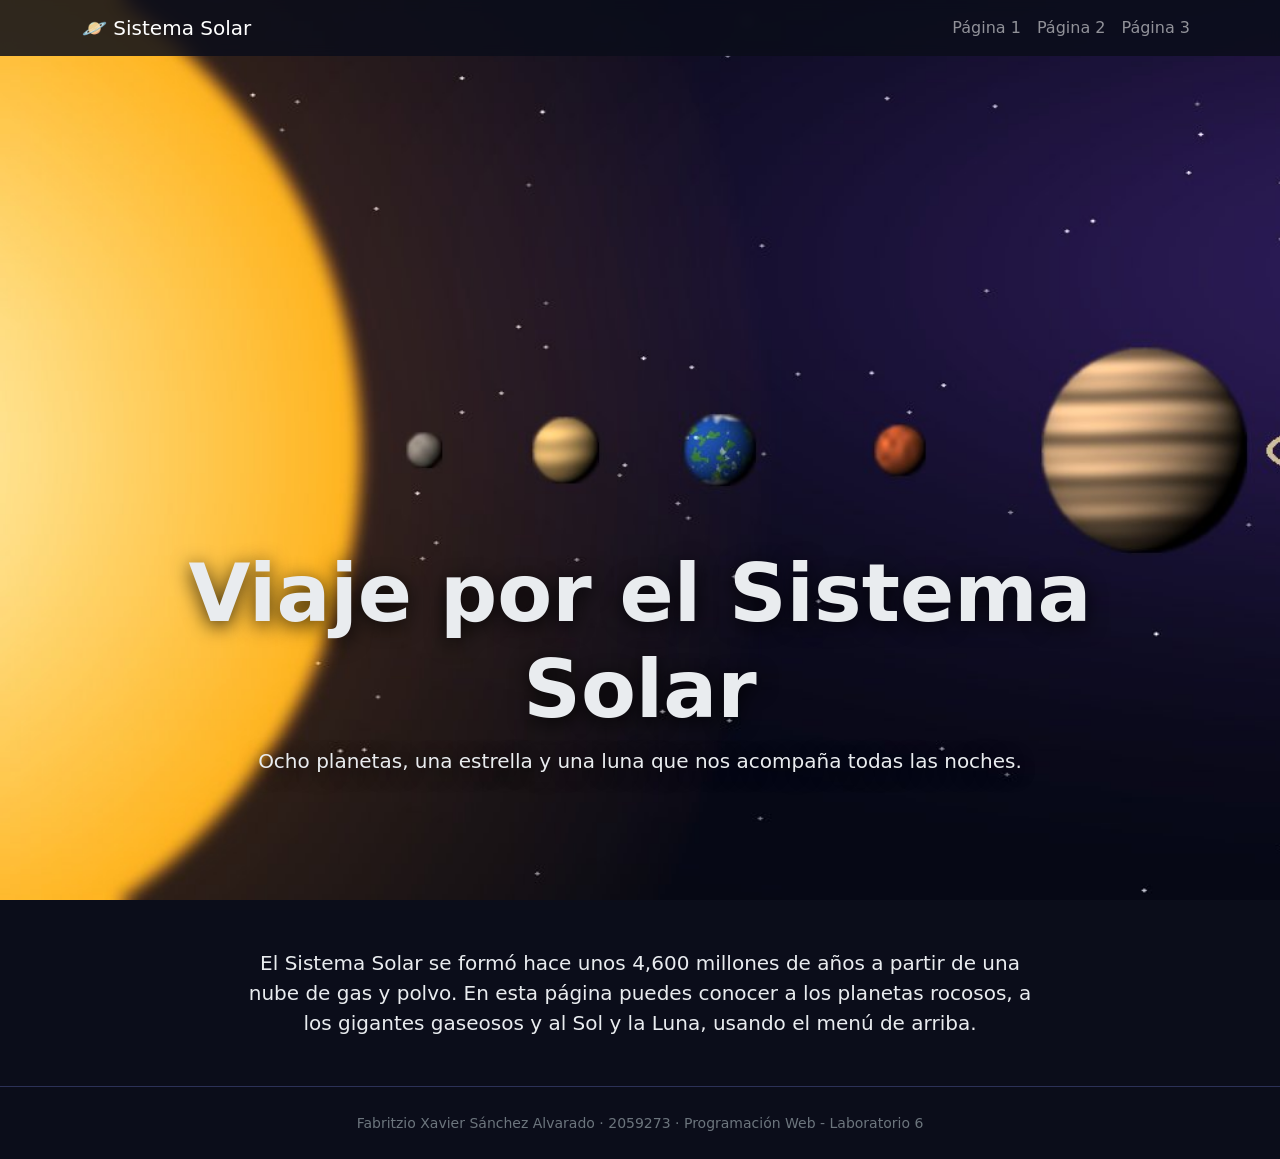
<file: index.html>
<!DOCTYPE html>
<html lang="es">
<head>
    <meta charset="UTF-8">
    <meta name="viewport" content="width=device-width, initial-scale=1.0">
    <title>Inicio | Sistema Solar</title>
    <link rel="stylesheet" href="css/bootstrap.min.css">
    <link rel="stylesheet" href="css/style.css">
</head>
<body>
    <nav class="navbar navbar-expand-lg navbar-dark fixed-top barra">
        <div class="container">
            <a class="navbar-brand" href="#">🪐 Sistema Solar</a>
            <button class="navbar-toggler" type="button" data-bs-toggle="collapse" data-bs-target="#menu"
                aria-controls="menu" aria-expanded="false" aria-label="Mostrar menú">
                <span class="navbar-toggler-icon"></span>
            </button>
            <div class="collapse navbar-collapse" id="menu">
                <ul class="navbar-nav ms-auto">
                    <li class="nav-item"><a class="nav-link" href="#">Página 1</a></li>
                    <li class="nav-item"><a class="nav-link" href="#">Página 2</a></li>
                    <li class="nav-item"><a class="nav-link" href="#">Página 3</a></li>
                </ul>
            </div>
        </div>
    </nav>

    <header class="portada">
        <img src="img/sistema-solar.jpg" alt="Ilustración del Sistema Solar con el Sol y los ocho planetas" class="portada-img">
        <div class="portada-texto container">
            <h1 class="display-1 fw-bold">Viaje por el Sistema Solar</h1>
            <p class="lead">Ocho planetas, una estrella y una luna que nos acompaña todas las noches.</p>
        </div>
    </header>

    <main class="container py-5">
        <p class="fs-5 text-center intro">
            El Sistema Solar se formó hace unos 4,600 millones de años a partir de una nube de gas y polvo.
            En esta página puedes conocer a los planetas rocosos, a los gigantes gaseosos y al Sol y la Luna,
            usando el menú de arriba.
        </p>
    </main>

    <footer class="text-center py-4">
        <small>Fabritzio Xavier Sánchez Alvarado · 2059273 · Programación Web - Laboratorio 6</small>
    </footer>

    <script src="js/bootstrap.bundle.min.js"></script>
</body>
</html>
</file>
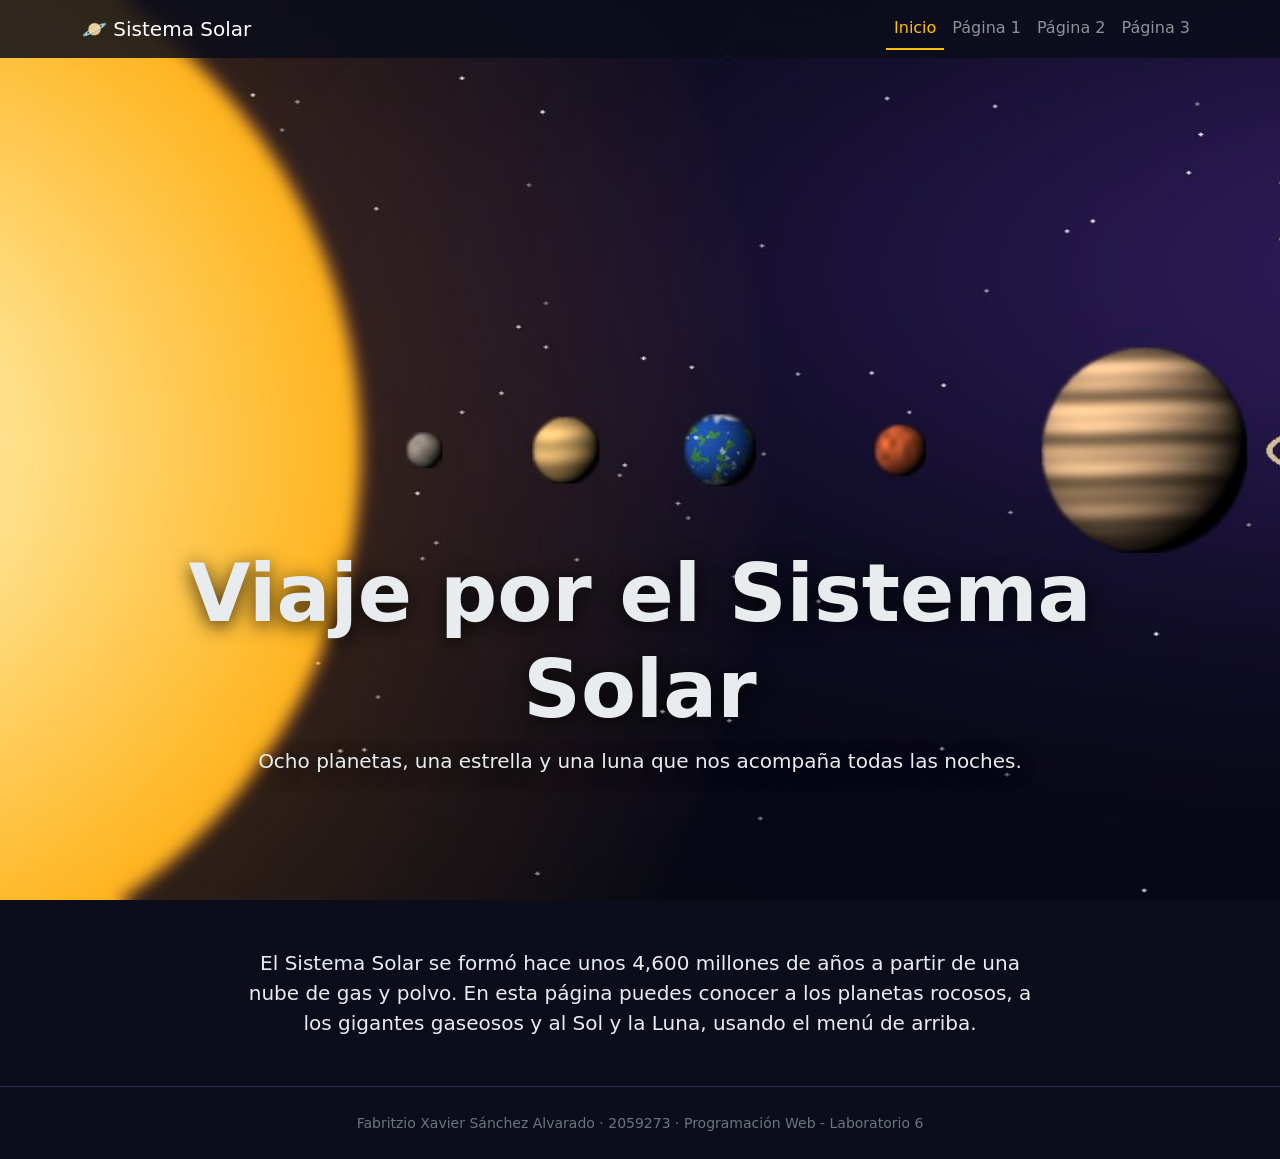
<file: 2 - Actividad 3 (segundo commit)/index.html>
<!DOCTYPE html>
<html lang="es">
<head>
    <meta charset="UTF-8">
    <meta name="viewport" content="width=device-width, initial-scale=1.0">
    <title>Inicio | Sistema Solar</title>
    <link rel="stylesheet" href="css/bootstrap.min.css">
    <link rel="stylesheet" href="css/style.css">
</head>
<body>
    <nav class="navbar navbar-expand-lg navbar-dark fixed-top barra">
        <div class="container">
            <a class="navbar-brand" href="index.html">🪐 Sistema Solar</a>
            <button class="navbar-toggler" type="button" data-bs-toggle="collapse" data-bs-target="#menu"
                aria-controls="menu" aria-expanded="false" aria-label="Mostrar menú">
                <span class="navbar-toggler-icon"></span>
            </button>
            <div class="collapse navbar-collapse" id="menu">
                <ul class="navbar-nav ms-auto">
                    <li class="nav-item"><a class="nav-link active" aria-current="page" href="index.html">Inicio</a></li>
                    <li class="nav-item"><a class="nav-link" href="pagina1.html">Página 1</a></li>
                    <li class="nav-item"><a class="nav-link" href="pagina2.html">Página 2</a></li>
                    <li class="nav-item"><a class="nav-link" href="pagina3.html">Página 3</a></li>
                </ul>
            </div>
        </div>
    </nav>

    <header class="portada">
        <img src="img/sistema-solar.jpg" alt="Ilustración del Sistema Solar con el Sol y los ocho planetas" class="portada-img">
        <div class="portada-texto container">
            <h1 class="display-1 fw-bold">Viaje por el Sistema Solar</h1>
            <p class="lead">Ocho planetas, una estrella y una luna que nos acompaña todas las noches.</p>
        </div>
    </header>

    <main class="container py-5">
        <p class="fs-5 text-center intro">
            El Sistema Solar se formó hace unos 4,600 millones de años a partir de una nube de gas y polvo.
            En esta página puedes conocer a los planetas rocosos, a los gigantes gaseosos y al Sol y la Luna,
            usando el menú de arriba.
        </p>
    </main>

    <footer class="text-center py-4">
        <small>Fabritzio Xavier Sánchez Alvarado · 2059273 · Programación Web - Laboratorio 6</small>
    </footer>

    <script src="js/bootstrap.bundle.min.js"></script>
</body>
</html>
</file>
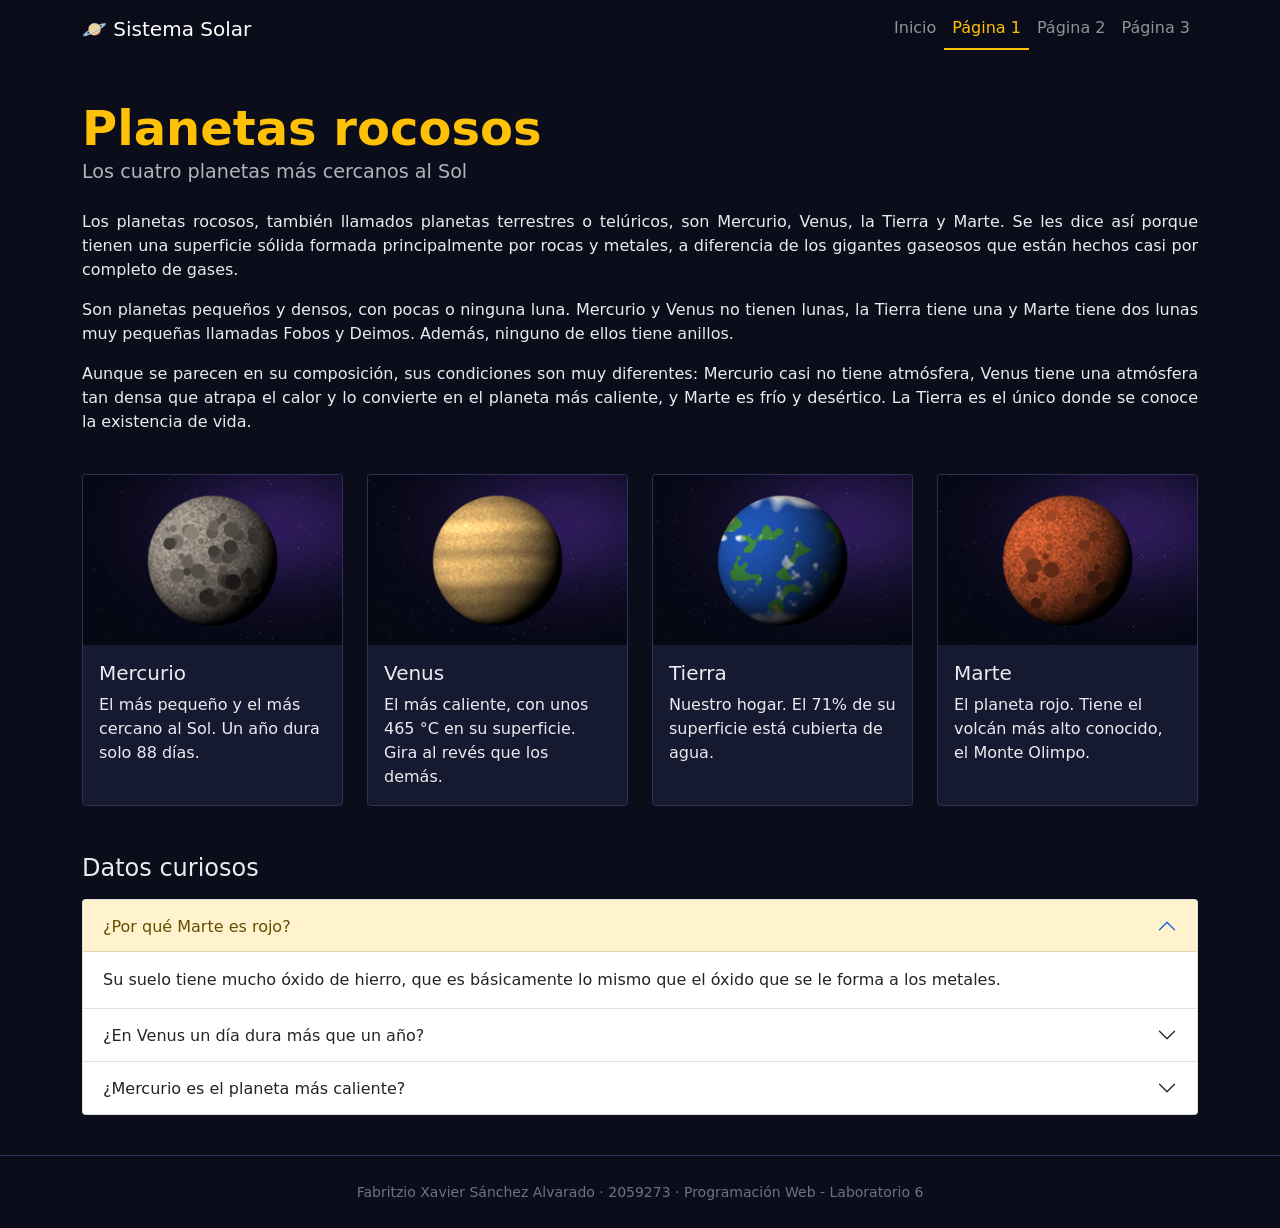
<file: 2 - Actividad 3 (segundo commit)/pagina1.html>
<!DOCTYPE html>
<html lang="es">
<head>
    <meta charset="UTF-8">
    <meta name="viewport" content="width=device-width, initial-scale=1.0">
    <title>Planetas rocosos | Sistema Solar</title>
    <link rel="stylesheet" href="css/bootstrap.min.css">
    <link rel="stylesheet" href="css/style.css">
</head>
<body>
    <nav class="navbar navbar-expand-lg navbar-dark fixed-top barra">
        <div class="container">
            <a class="navbar-brand" href="index.html">🪐 Sistema Solar</a>
            <button class="navbar-toggler" type="button" data-bs-toggle="collapse" data-bs-target="#menu"
                aria-controls="menu" aria-expanded="false" aria-label="Mostrar menú">
                <span class="navbar-toggler-icon"></span>
            </button>
            <div class="collapse navbar-collapse" id="menu">
                <ul class="navbar-nav ms-auto">
                    <li class="nav-item"><a class="nav-link" href="index.html">Inicio</a></li>
                    <li class="nav-item"><a class="nav-link active" aria-current="page" href="pagina1.html">Página 1</a></li>
                    <li class="nav-item"><a class="nav-link" href="pagina2.html">Página 2</a></li>
                    <li class="nav-item"><a class="nav-link" href="pagina3.html">Página 3</a></li>
                </ul>
            </div>
        </div>
    </nav>

    <main class="container pagina">
        <h1 class="titulo">Planetas rocosos</h1>
        <p class="subtitulo">Los cuatro planetas más cercanos al Sol</p>

        <p>
            Los planetas rocosos, también llamados planetas terrestres o telúricos, son Mercurio, Venus, la Tierra y
            Marte. Se les dice así porque tienen una superficie sólida formada principalmente por rocas y metales, a
            diferencia de los gigantes gaseosos que están hechos casi por completo de gases.
        </p>
        <p>
            Son planetas pequeños y densos, con pocas o ninguna luna. Mercurio y Venus no tienen lunas, la Tierra tiene
            una y Marte tiene dos lunas muy pequeñas llamadas Fobos y Deimos. Además, ninguno de ellos tiene anillos.
        </p>
        <p>
            Aunque se parecen en su composición, sus condiciones son muy diferentes: Mercurio casi no tiene atmósfera,
            Venus tiene una atmósfera tan densa que atrapa el calor y lo convierte en el planeta más caliente, y Marte es
            frío y desértico. La Tierra es el único donde se conoce la existencia de vida.
        </p>

        <!-- Componente de Bootstrap 1: Cards -->
        <div class="row g-4 my-3">
            <div class="col-md-6 col-lg-3">
                <div class="card h-100 tarjeta">
                    <img src="img/mercurio.jpg" class="card-img-top" alt="Planeta Mercurio">
                    <div class="card-body">
                        <h5 class="card-title">Mercurio</h5>
                        <p class="card-text">El más pequeño y el más cercano al Sol. Un año dura solo 88 días.</p>
                    </div>
                </div>
            </div>
            <div class="col-md-6 col-lg-3">
                <div class="card h-100 tarjeta">
                    <img src="img/venus.jpg" class="card-img-top" alt="Planeta Venus">
                    <div class="card-body">
                        <h5 class="card-title">Venus</h5>
                        <p class="card-text">El más caliente, con unos 465 °C en su superficie. Gira al revés que los demás.</p>
                    </div>
                </div>
            </div>
            <div class="col-md-6 col-lg-3">
                <div class="card h-100 tarjeta">
                    <img src="img/tierra.jpg" class="card-img-top" alt="Planeta Tierra">
                    <div class="card-body">
                        <h5 class="card-title">Tierra</h5>
                        <p class="card-text">Nuestro hogar. El 71% de su superficie está cubierta de agua.</p>
                    </div>
                </div>
            </div>
            <div class="col-md-6 col-lg-3">
                <div class="card h-100 tarjeta">
                    <img src="img/marte.jpg" class="card-img-top" alt="Planeta Marte">
                    <div class="card-body">
                        <h5 class="card-title">Marte</h5>
                        <p class="card-text">El planeta rojo. Tiene el volcán más alto conocido, el Monte Olimpo.</p>
                    </div>
                </div>
            </div>
        </div>

        <!-- Componente de Bootstrap 2: Accordion -->
        <h2 class="h4 mt-5 mb-3">Datos curiosos</h2>
        <div class="accordion" id="acordeonDatos">
            <div class="accordion-item">
                <h2 class="accordion-header" id="h1">
                    <button class="accordion-button" type="button" data-bs-toggle="collapse" data-bs-target="#c1" aria-expanded="true" aria-controls="c1">
                        ¿Por qué Marte es rojo?
                    </button>
                </h2>
                <div id="c1" class="accordion-collapse collapse show" aria-labelledby="h1" data-bs-parent="#acordeonDatos">
                    <div class="accordion-body">
                        Su suelo tiene mucho óxido de hierro, que es básicamente lo mismo que el óxido que se le forma a los metales.
                    </div>
                </div>
            </div>
            <div class="accordion-item">
                <h2 class="accordion-header" id="h2">
                    <button class="accordion-button collapsed" type="button" data-bs-toggle="collapse" data-bs-target="#c2" aria-expanded="false" aria-controls="c2">
                        ¿En Venus un día dura más que un año?
                    </button>
                </h2>
                <div id="c2" class="accordion-collapse collapse" aria-labelledby="h2" data-bs-parent="#acordeonDatos">
                    <div class="accordion-body">
                        Sí. Venus tarda unos 243 días terrestres en girar sobre sí mismo, pero solo 225 días en darle la vuelta al Sol.
                    </div>
                </div>
            </div>
            <div class="accordion-item">
                <h2 class="accordion-header" id="h3">
                    <button class="accordion-button collapsed" type="button" data-bs-toggle="collapse" data-bs-target="#c3" aria-expanded="false" aria-controls="c3">
                        ¿Mercurio es el planeta más caliente?
                    </button>
                </h2>
                <div id="c3" class="accordion-collapse collapse" aria-labelledby="h3" data-bs-parent="#acordeonDatos">
                    <div class="accordion-body">
                        No. Aunque está más cerca del Sol, casi no tiene atmósfera para guardar el calor, así que en la noche baja a -180 °C.
                    </div>
                </div>
            </div>
        </div>
    </main>

    <footer class="text-center py-4">
        <small>Fabritzio Xavier Sánchez Alvarado · 2059273 · Programación Web - Laboratorio 6</small>
    </footer>

    <script src="js/bootstrap.bundle.min.js"></script>
</body>
</html>
</file>
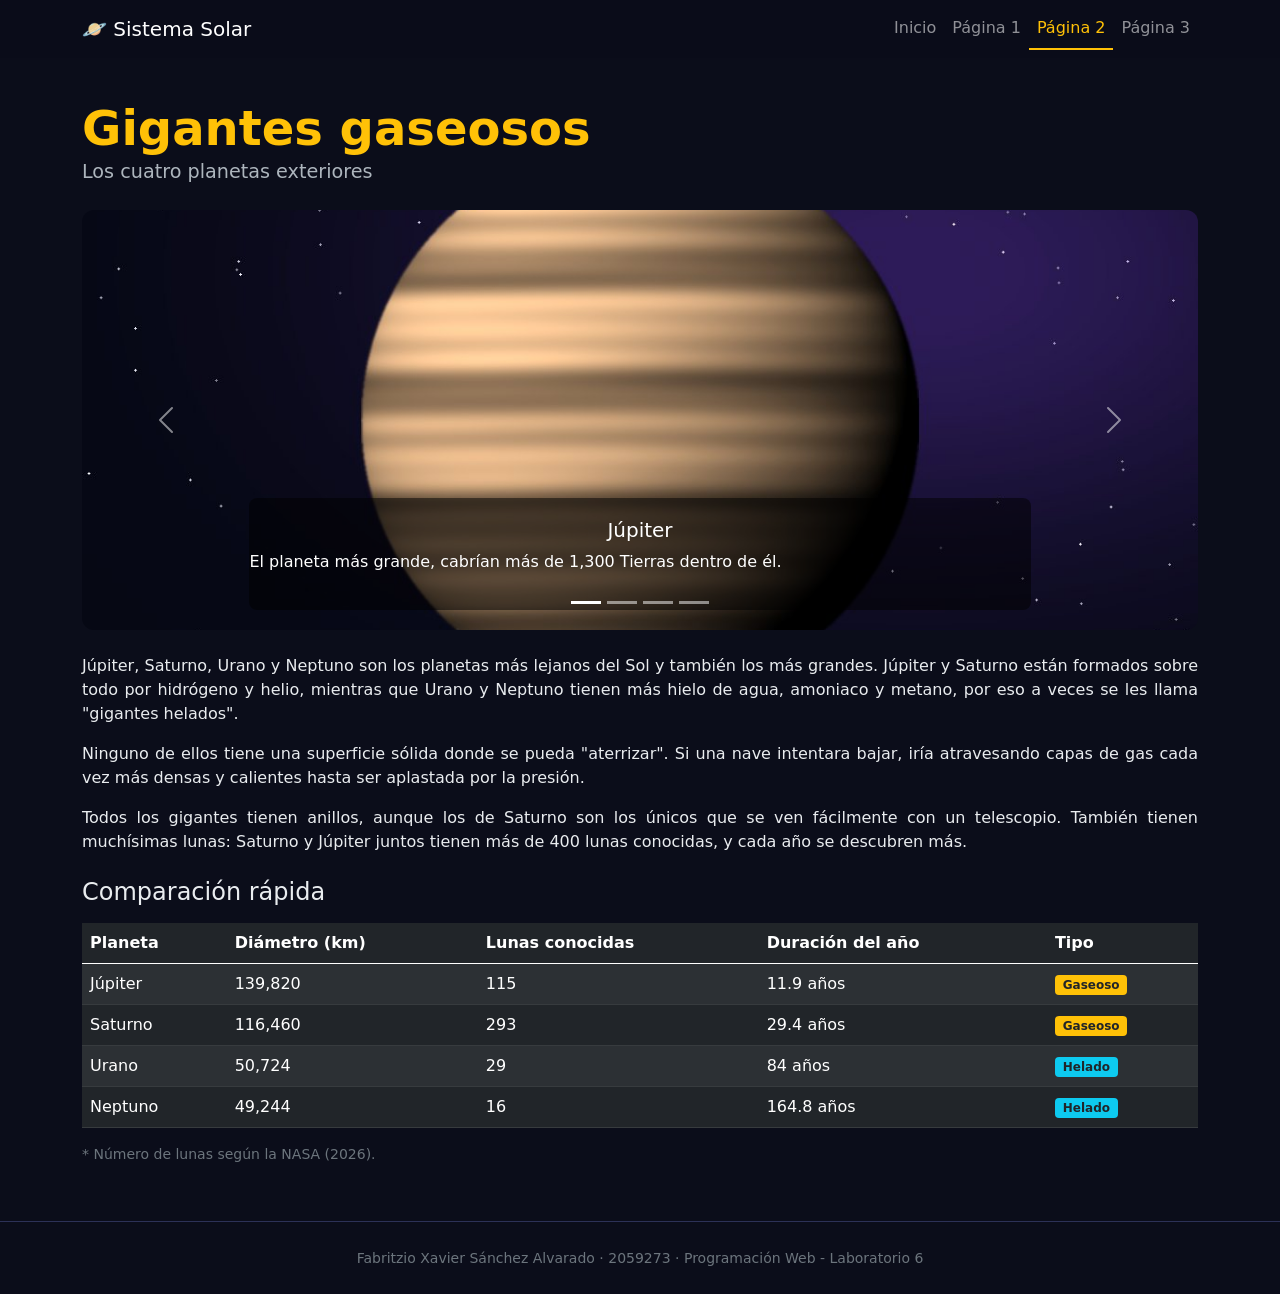
<file: 2 - Actividad 3 (segundo commit)/pagina2.html>
<!DOCTYPE html>
<html lang="es">
<head>
    <meta charset="UTF-8">
    <meta name="viewport" content="width=device-width, initial-scale=1.0">
    <title>Gigantes gaseosos | Sistema Solar</title>
    <link rel="stylesheet" href="css/bootstrap.min.css">
    <link rel="stylesheet" href="css/style.css">
</head>
<body>
    <nav class="navbar navbar-expand-lg navbar-dark fixed-top barra">
        <div class="container">
            <a class="navbar-brand" href="index.html">🪐 Sistema Solar</a>
            <button class="navbar-toggler" type="button" data-bs-toggle="collapse" data-bs-target="#menu"
                aria-controls="menu" aria-expanded="false" aria-label="Mostrar menú">
                <span class="navbar-toggler-icon"></span>
            </button>
            <div class="collapse navbar-collapse" id="menu">
                <ul class="navbar-nav ms-auto">
                    <li class="nav-item"><a class="nav-link" href="index.html">Inicio</a></li>
                    <li class="nav-item"><a class="nav-link" href="pagina1.html">Página 1</a></li>
                    <li class="nav-item"><a class="nav-link active" aria-current="page" href="pagina2.html">Página 2</a></li>
                    <li class="nav-item"><a class="nav-link" href="pagina3.html">Página 3</a></li>
                </ul>
            </div>
        </div>
    </nav>

    <main class="container pagina">
        <h1 class="titulo">Gigantes gaseosos</h1>
        <p class="subtitulo">Los cuatro planetas exteriores</p>

        <!-- Componente de Bootstrap 1: Carousel -->
        <div id="carruselGigantes" class="carousel slide carrusel my-4" data-bs-ride="carousel">
            <div class="carousel-indicators">
                <button type="button" data-bs-target="#carruselGigantes" data-bs-slide-to="0" class="active" aria-current="true" aria-label="Júpiter"></button>
                <button type="button" data-bs-target="#carruselGigantes" data-bs-slide-to="1" aria-label="Saturno"></button>
                <button type="button" data-bs-target="#carruselGigantes" data-bs-slide-to="2" aria-label="Urano"></button>
                <button type="button" data-bs-target="#carruselGigantes" data-bs-slide-to="3" aria-label="Neptuno"></button>
            </div>
            <div class="carousel-inner">
                <div class="carousel-item active">
                    <img src="img/jupiter.jpg" class="d-block w-100" alt="Planeta Júpiter">
                    <div class="carousel-caption">
                        <h5>Júpiter</h5>
                        <p>El planeta más grande, cabrían más de 1,300 Tierras dentro de él.</p>
                    </div>
                </div>
                <div class="carousel-item">
                    <img src="img/saturno.jpg" class="d-block w-100" alt="Planeta Saturno">
                    <div class="carousel-caption">
                        <h5>Saturno</h5>
                        <p>Famoso por sus anillos de hielo y roca.</p>
                    </div>
                </div>
                <div class="carousel-item">
                    <img src="img/urano.jpg" class="d-block w-100" alt="Planeta Urano">
                    <div class="carousel-caption">
                        <h5>Urano</h5>
                        <p>Gira "acostado", con su eje inclinado casi 98°.</p>
                    </div>
                </div>
                <div class="carousel-item">
                    <img src="img/neptuno.jpg" class="d-block w-100" alt="Planeta Neptuno">
                    <div class="carousel-caption">
                        <h5>Neptuno</h5>
                        <p>Tiene los vientos más rápidos del Sistema Solar.</p>
                    </div>
                </div>
            </div>
            <button class="carousel-control-prev" type="button" data-bs-target="#carruselGigantes" data-bs-slide="prev">
                <span class="carousel-control-prev-icon" aria-hidden="true"></span>
                <span class="visually-hidden">Anterior</span>
            </button>
            <button class="carousel-control-next" type="button" data-bs-target="#carruselGigantes" data-bs-slide="next">
                <span class="carousel-control-next-icon" aria-hidden="true"></span>
                <span class="visually-hidden">Siguiente</span>
            </button>
        </div>

        <p>
            Júpiter, Saturno, Urano y Neptuno son los planetas más lejanos del Sol y también los más grandes. Júpiter y
            Saturno están formados sobre todo por hidrógeno y helio, mientras que Urano y Neptuno tienen más hielo de agua,
            amoniaco y metano, por eso a veces se les llama "gigantes helados".
        </p>
        <p>
            Ninguno de ellos tiene una superficie sólida donde se pueda "aterrizar". Si una nave intentara bajar, iría
            atravesando capas de gas cada vez más densas y calientes hasta ser aplastada por la presión.
        </p>
        <p>
            Todos los gigantes tienen anillos, aunque los de Saturno son los únicos que se ven fácilmente con un telescopio.
            También tienen muchísimas lunas: Saturno y Júpiter juntos tienen más de 400 lunas conocidas, y cada año se descubren más.
        </p>

        <!-- Componente de Bootstrap 2: Table -->
        <h2 class="h4 mt-4 mb-3">Comparación rápida</h2>
        <div class="table-responsive">
            <table class="table table-dark table-striped table-hover align-middle">
                <thead>
                    <tr>
                        <th>Planeta</th>
                        <th>Diámetro (km)</th>
                        <th>Lunas conocidas</th>
                        <th>Duración del año</th>
                        <th>Tipo</th>
                    </tr>
                </thead>
                <tbody>
                    <tr><td>Júpiter</td><td>139,820</td><td>115</td><td>11.9 años</td><td><span class="badge bg-warning text-dark">Gaseoso</span></td></tr>
                    <tr><td>Saturno</td><td>116,460</td><td>293</td><td>29.4 años</td><td><span class="badge bg-warning text-dark">Gaseoso</span></td></tr>
                    <tr><td>Urano</td><td>50,724</td><td>29</td><td>84 años</td><td><span class="badge bg-info text-dark">Helado</span></td></tr>
                    <tr><td>Neptuno</td><td>49,244</td><td>16</td><td>164.8 años</td><td><span class="badge bg-info text-dark">Helado</span></td></tr>
                </tbody>
            </table>
        </div>
        <p class="small text-secondary">* Número de lunas según la NASA (2026).</p>
    </main>

    <footer class="text-center py-4">
        <small>Fabritzio Xavier Sánchez Alvarado · 2059273 · Programación Web - Laboratorio 6</small>
    </footer>

    <script src="js/bootstrap.bundle.min.js"></script>
</body>
</html>
</file>
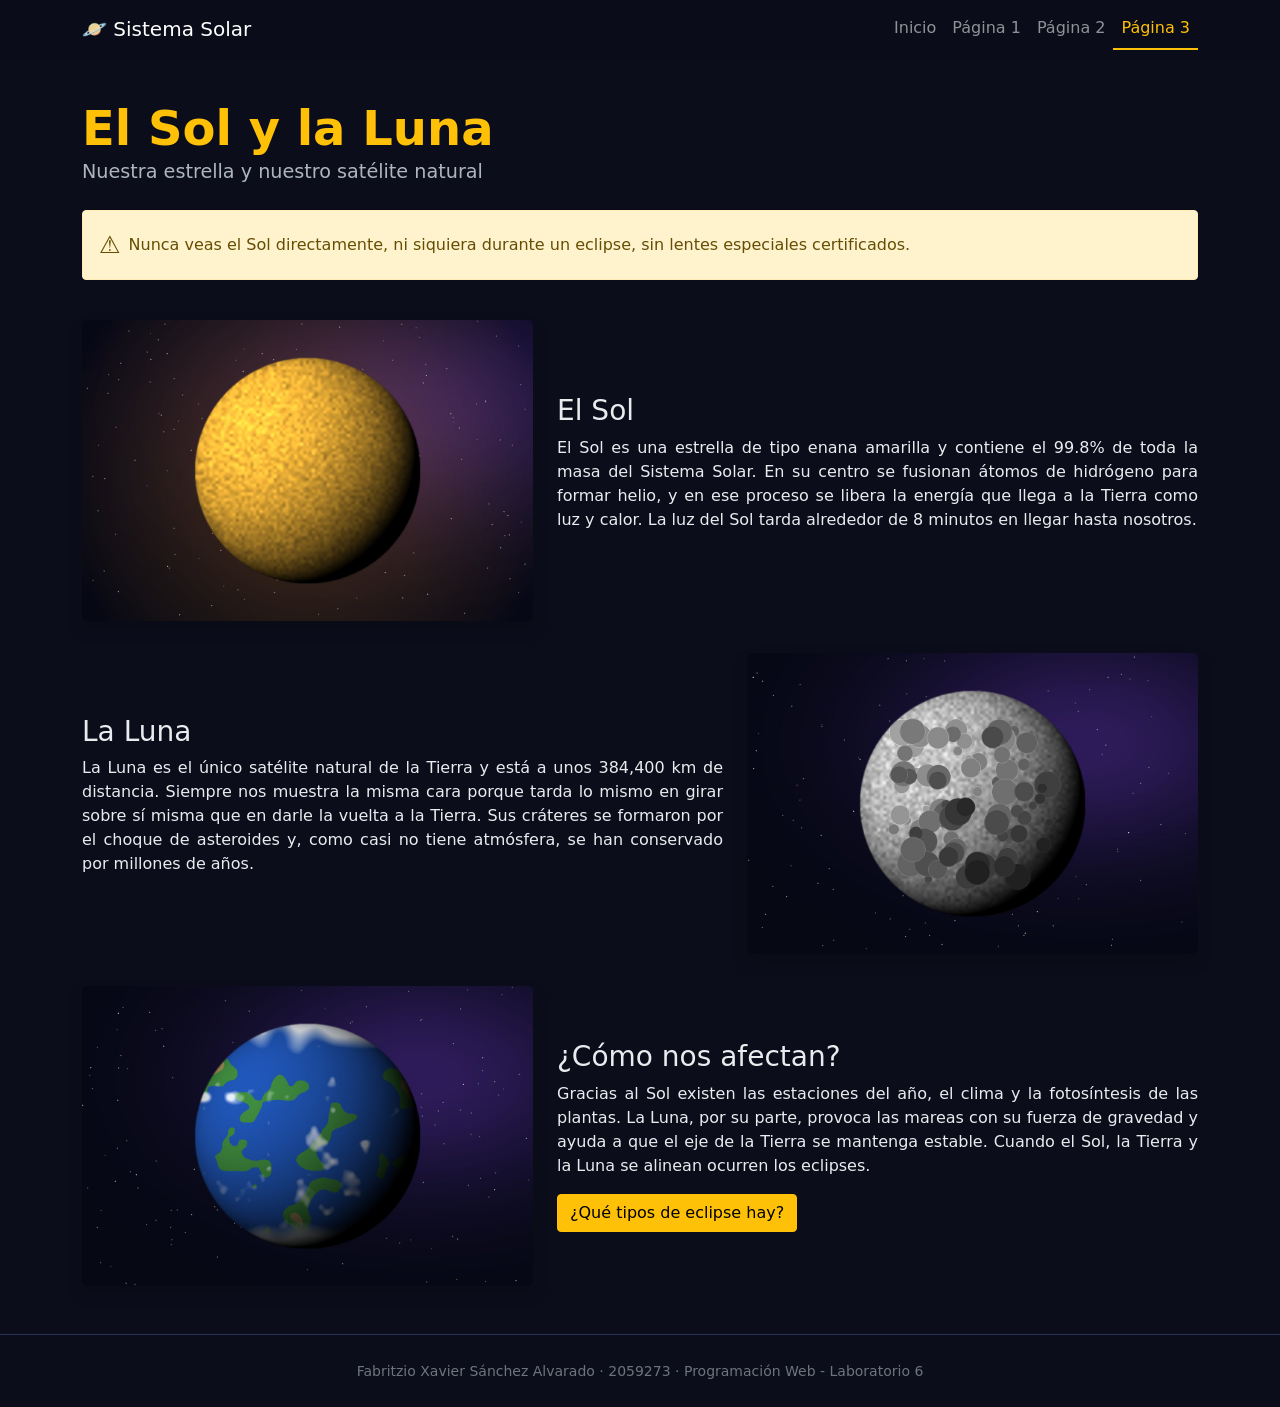
<file: 2 - Actividad 3 (segundo commit)/pagina3.html>
<!DOCTYPE html>
<html lang="es">
<head>
    <meta charset="UTF-8">
    <meta name="viewport" content="width=device-width, initial-scale=1.0">
    <title>El Sol y la Luna | Sistema Solar</title>
    <link rel="stylesheet" href="css/bootstrap.min.css">
    <link rel="stylesheet" href="css/style.css">
</head>
<body>
    <nav class="navbar navbar-expand-lg navbar-dark fixed-top barra">
        <div class="container">
            <a class="navbar-brand" href="index.html">🪐 Sistema Solar</a>
            <button class="navbar-toggler" type="button" data-bs-toggle="collapse" data-bs-target="#menu"
                aria-controls="menu" aria-expanded="false" aria-label="Mostrar menú">
                <span class="navbar-toggler-icon"></span>
            </button>
            <div class="collapse navbar-collapse" id="menu">
                <ul class="navbar-nav ms-auto">
                    <li class="nav-item"><a class="nav-link" href="index.html">Inicio</a></li>
                    <li class="nav-item"><a class="nav-link" href="pagina1.html">Página 1</a></li>
                    <li class="nav-item"><a class="nav-link" href="pagina2.html">Página 2</a></li>
                    <li class="nav-item"><a class="nav-link active" aria-current="page" href="pagina3.html">Página 3</a></li>
                </ul>
            </div>
        </div>
    </nav>

    <main class="container pagina">
        <h1 class="titulo">El Sol y la Luna</h1>
        <p class="subtitulo">Nuestra estrella y nuestro satélite natural</p>

        <!-- Componente de Bootstrap 1: Alert -->
        <div class="alert alert-warning d-flex align-items-center" role="alert">
            <span class="fs-4 me-2">⚠️</span>
            <div>Nunca veas el Sol directamente, ni siquiera durante un eclipse, sin lentes especiales certificados.</div>
        </div>

        <div class="row g-4 align-items-center my-2">
            <div class="col-md-5">
                <img src="img/sol.jpg" class="img-fluid rounded-3 shadow" alt="El Sol">
            </div>
            <div class="col-md-7">
                <h2 class="h3">El Sol</h2>
                <p>
                    El Sol es una estrella de tipo enana amarilla y contiene el 99.8% de toda la masa del Sistema Solar. En
                    su centro se fusionan átomos de hidrógeno para formar helio, y en ese proceso se libera la energía que
                    llega a la Tierra como luz y calor. La luz del Sol tarda alrededor de 8 minutos en llegar hasta nosotros.
                </p>
            </div>
        </div>

        <div class="row g-4 align-items-center my-2 flex-md-row-reverse">
            <div class="col-md-5">
                <img src="img/luna.jpg" class="img-fluid rounded-3 shadow" alt="La Luna">
            </div>
            <div class="col-md-7">
                <h2 class="h3">La Luna</h2>
                <p>
                    La Luna es el único satélite natural de la Tierra y está a unos 384,400 km de distancia. Siempre nos muestra
                    la misma cara porque tarda lo mismo en girar sobre sí misma que en darle la vuelta a la Tierra. Sus cráteres
                    se formaron por el choque de asteroides y, como casi no tiene atmósfera, se han conservado por millones de años.
                </p>
            </div>
        </div>

        <div class="row g-4 align-items-center my-2">
            <div class="col-md-5">
                <img src="img/tierra.jpg" class="img-fluid rounded-3 shadow" alt="La Tierra vista desde el espacio">
            </div>
            <div class="col-md-7">
                <h2 class="h3">¿Cómo nos afectan?</h2>
                <p>
                    Gracias al Sol existen las estaciones del año, el clima y la fotosíntesis de las plantas. La Luna, por su
                    parte, provoca las mareas con su fuerza de gravedad y ayuda a que el eje de la Tierra se mantenga estable.
                    Cuando el Sol, la Tierra y la Luna se alinean ocurren los eclipses.
                </p>
                <!-- Componente de Bootstrap 2: Modal -->
                <button type="button" class="btn btn-warning" data-bs-toggle="modal" data-bs-target="#modalEclipses">
                    ¿Qué tipos de eclipse hay?
                </button>
            </div>
        </div>
    </main>

    <div class="modal fade" id="modalEclipses" tabindex="-1" aria-labelledby="tituloEclipses" aria-hidden="true">
        <div class="modal-dialog modal-dialog-centered">
            <div class="modal-content">
                <div class="modal-header">
                    <h5 class="modal-title" id="tituloEclipses">🌑 Tipos de eclipse</h5>
                    <button type="button" class="btn-close" data-bs-dismiss="modal" aria-label="Cerrar"></button>
                </div>
                <div class="modal-body">
                    <ul class="list-group list-group-flush">
                        <li class="list-group-item"><b>Eclipse solar:</b> la Luna se pone entre el Sol y la Tierra y tapa la luz del Sol.</li>
                        <li class="list-group-item"><b>Eclipse lunar:</b> la Tierra se pone entre el Sol y la Luna y su sombra cubre a la Luna.</li>
                        <li class="list-group-item"><b>Eclipse anular:</b> la Luna no alcanza a tapar todo el Sol y se ve un "anillo de fuego".</li>
                    </ul>
                </div>
                <div class="modal-footer">
                    <button type="button" class="btn btn-secondary" data-bs-dismiss="modal">Cerrar</button>
                </div>
            </div>
        </div>
    </div>

    <footer class="text-center py-4">
        <small>Fabritzio Xavier Sánchez Alvarado · 2059273 · Programación Web - Laboratorio 6</small>
    </footer>

    <script src="js/bootstrap.bundle.min.js"></script>
</body>
</html>
</file>
<file: css/style.css>
body {
    background-color: #0b0d1a;
    color: #e9ecef;
}

/* Barra de navegacion semitransparente */
.barra {
    background-color: rgba(11, 13, 26, 0.85);
    backdrop-filter: blur(6px);
}

.barra .nav-link.active {
    color: #ffc107 !important;
    border-bottom: 2px solid #ffc107;
}

/* ---------- Portada (index) ---------- */
.portada {
    position: relative;
    height: 100vh;
    min-height: 500px;
    overflow: hidden;
}

.portada-img {
    width: 100%;
    height: 100%;
    object-fit: cover;
    object-position: left center;
}

.portada-texto {
    position: absolute;
    left: 0;
    right: 0;
    bottom: 12%;
    text-align: center;
    text-shadow: 0 4px 20px rgba(0, 0, 0, 0.8);
}

.intro {
    max-width: 800px;
    margin: 0 auto;
}

/* ---------- Paginas internas ---------- */
.pagina {
    padding-top: 100px;
    padding-bottom: 40px;
}

.titulo {
    font-size: 3rem;
    font-weight: bold;
    color: #ffc107;
    margin-bottom: 0;
}

.subtitulo {
    color: #adb5bd;
    font-size: 1.2rem;
    margin-bottom: 1.5rem;
}

.pagina p {
    text-align: justify;
}

.tarjeta {
    background-color: #161a30;
    color: #e9ecef;
    border: 1px solid #2c3157;
    transition: transform 0.3s;
}

.tarjeta:hover {
    transform: translateY(-6px);
}

.tarjeta .card-img-top {
    height: 170px;
    object-fit: cover;
}

.carrusel {
    border-radius: 12px;
    overflow: hidden;
}

.carrusel img {
    height: 420px;
    object-fit: cover;
}

.carousel-caption {
    background-color: rgba(0, 0, 0, 0.5);
    border-radius: 8px;
}

footer {
    color: #6c757d;
    border-top: 1px solid #2c3157;
}

/* Los textos dentro de tarjetas no se ven bien justificados */
.pagina .card-text {
    text-align: left;
}

/* Acordeon y modal con fondo claro: el texto debe ser oscuro */
.accordion-item,
.modal-content {
    color: #212529;
}

.accordion-button:not(.collapsed) {
    color: #664d03;
    background-color: #fff3cd;
}
</file>
<file: 2 - Actividad 3 (segundo commit)/css/style.css>
body {
    background-color: #0b0d1a;
    color: #e9ecef;
}

/* Barra de navegacion semitransparente */
.barra {
    background-color: rgba(11, 13, 26, 0.85);
    backdrop-filter: blur(6px);
}

.barra .nav-link.active {
    color: #ffc107 !important;
    border-bottom: 2px solid #ffc107;
}

/* ---------- Portada (index) ---------- */
.portada {
    position: relative;
    height: 100vh;
    min-height: 500px;
    overflow: hidden;
}

.portada-img {
    width: 100%;
    height: 100%;
    object-fit: cover;
    object-position: left center;
}

.portada-texto {
    position: absolute;
    left: 0;
    right: 0;
    bottom: 12%;
    text-align: center;
    text-shadow: 0 4px 20px rgba(0, 0, 0, 0.8);
}

.intro {
    max-width: 800px;
    margin: 0 auto;
}

/* ---------- Paginas internas ---------- */
.pagina {
    padding-top: 100px;
    padding-bottom: 40px;
}

.titulo {
    font-size: 3rem;
    font-weight: bold;
    color: #ffc107;
    margin-bottom: 0;
}

.subtitulo {
    color: #adb5bd;
    font-size: 1.2rem;
    margin-bottom: 1.5rem;
}

.pagina p {
    text-align: justify;
}

.tarjeta {
    background-color: #161a30;
    color: #e9ecef;
    border: 1px solid #2c3157;
    transition: transform 0.3s;
}

.tarjeta:hover {
    transform: translateY(-6px);
}

.tarjeta .card-img-top {
    height: 170px;
    object-fit: cover;
}

.carrusel {
    border-radius: 12px;
    overflow: hidden;
}

.carrusel img {
    height: 420px;
    object-fit: cover;
}

.carousel-caption {
    background-color: rgba(0, 0, 0, 0.5);
    border-radius: 8px;
}

footer {
    color: #6c757d;
    border-top: 1px solid #2c3157;
}

/* Los textos dentro de tarjetas no se ven bien justificados */
.pagina .card-text {
    text-align: left;
}

/* Acordeon y modal con fondo claro: el texto debe ser oscuro */
.accordion-item,
.modal-content {
    color: #212529;
}

.accordion-button:not(.collapsed) {
    color: #664d03;
    background-color: #fff3cd;
}
</file>
